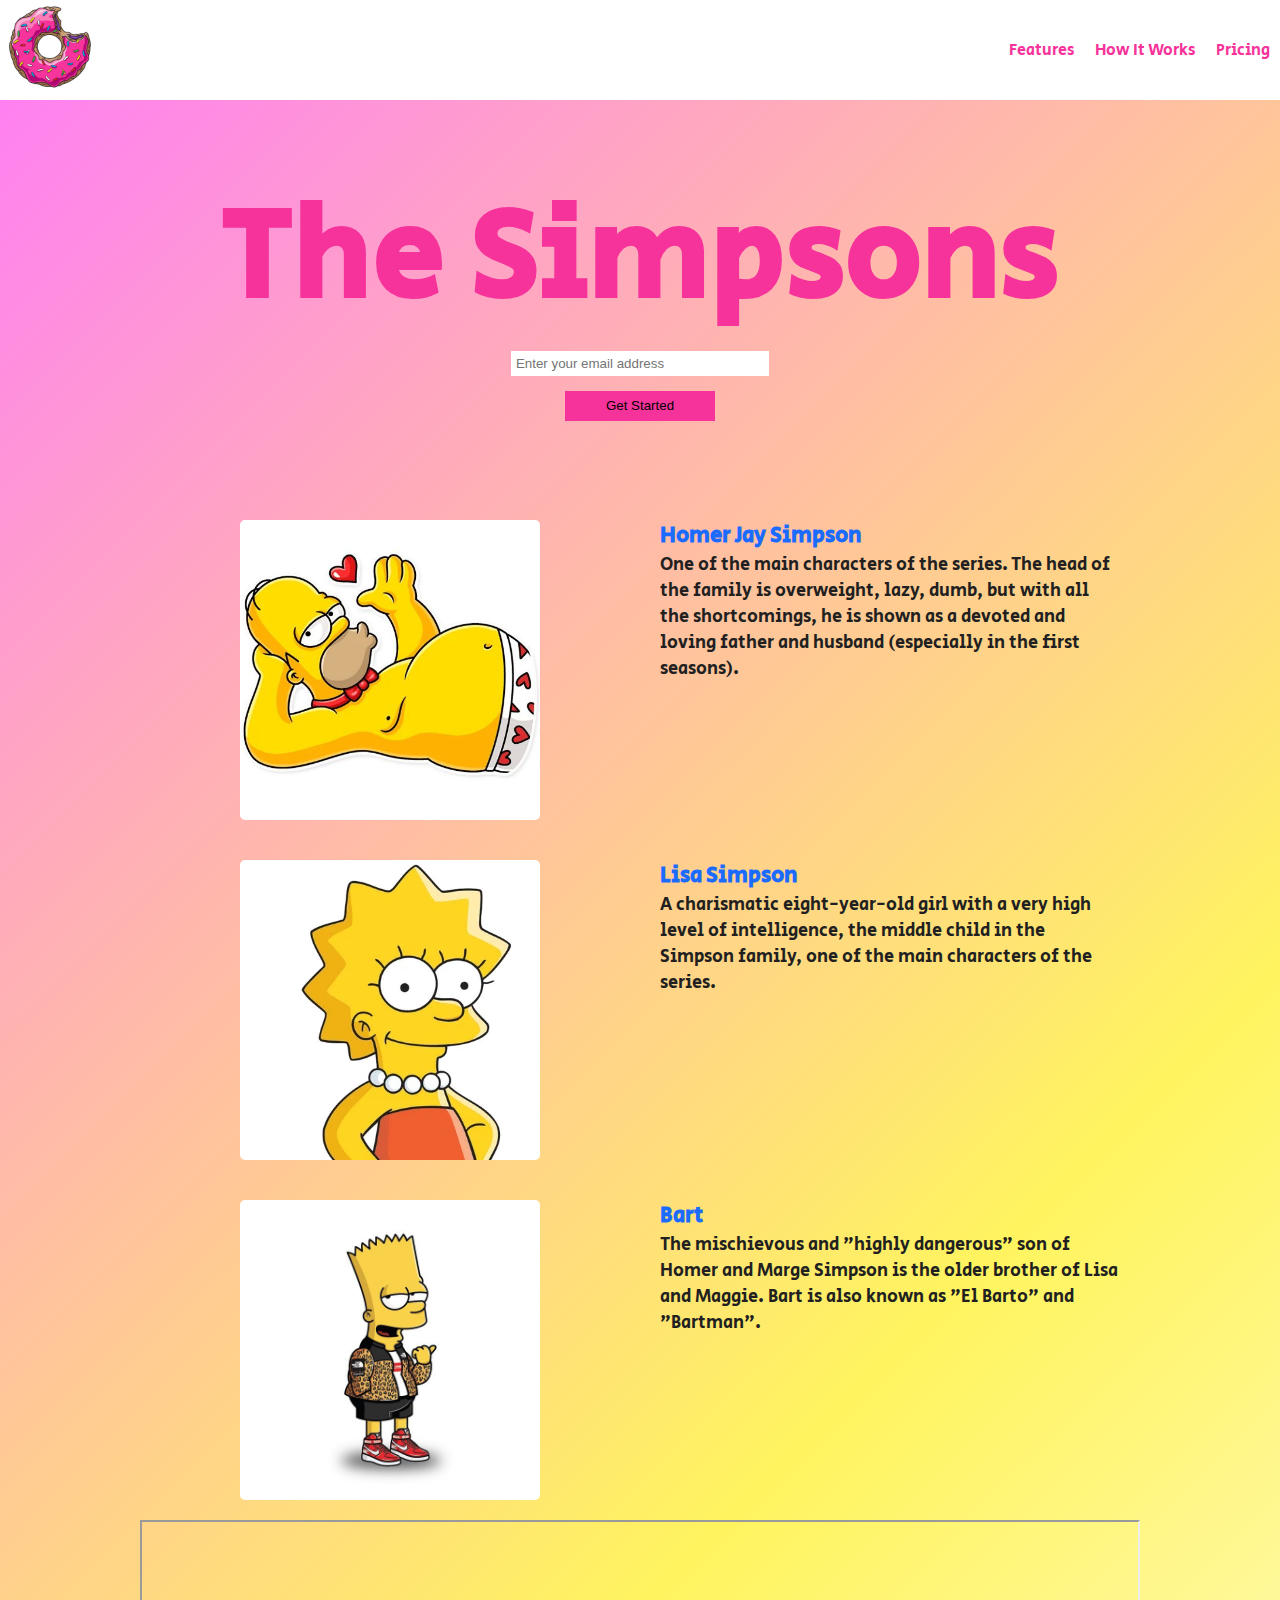
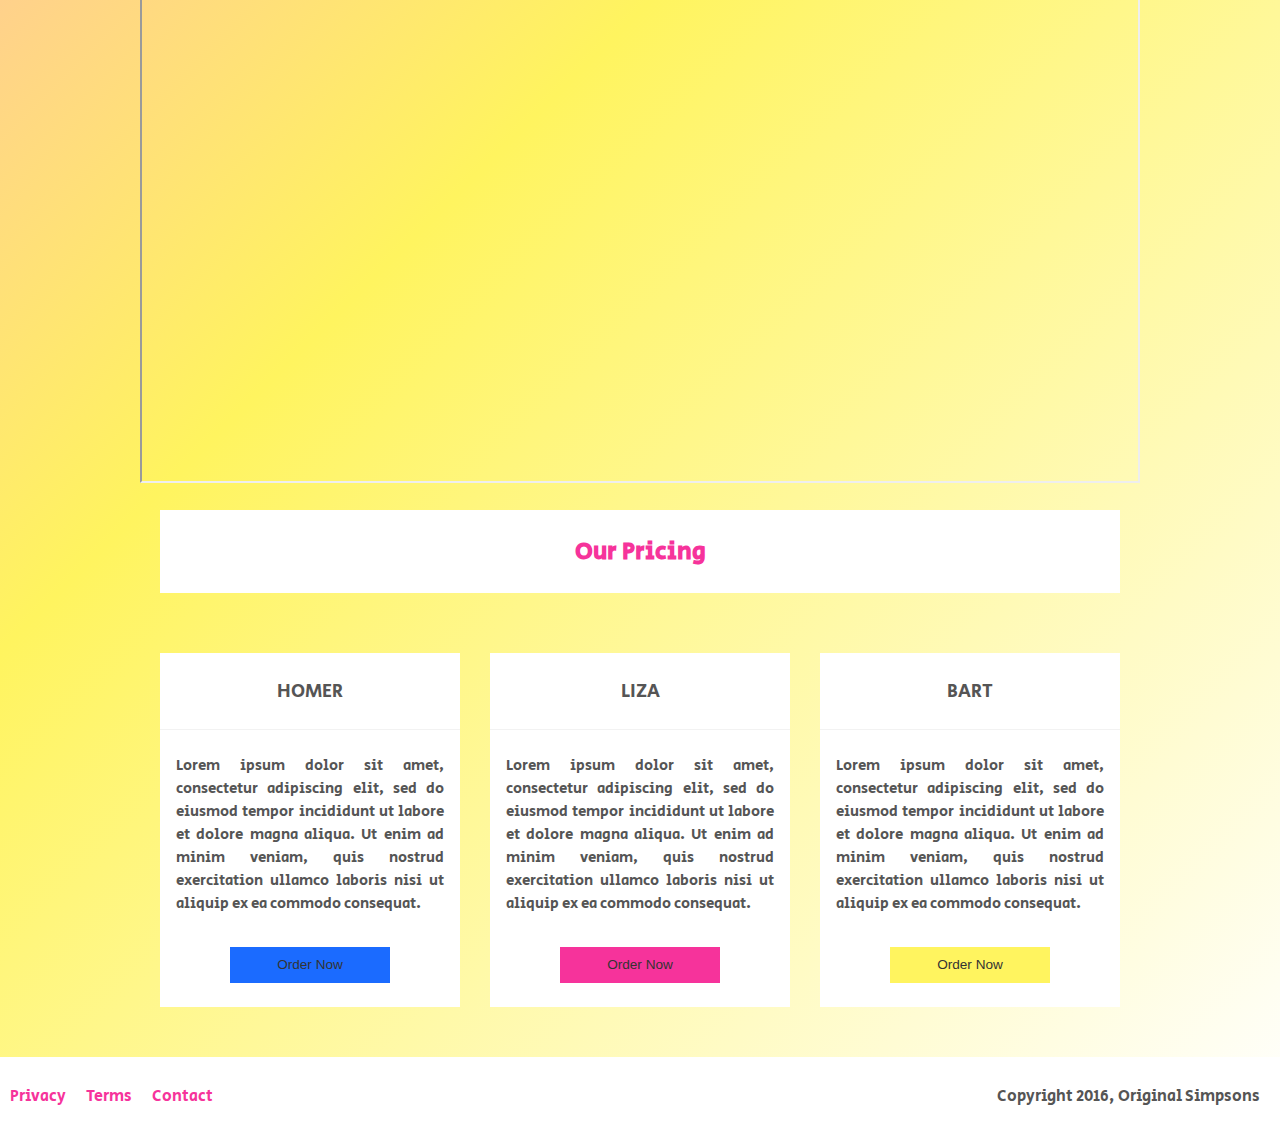
<file: index.html>
<!DOCTYPE html>
<html lang="en">
<head>
  <meta charset="UTF-8">
  <meta http-equiv="X-UA-Compatible" content="IE=edge">
  <meta name="viewport" content="width=device-width, initial-scale=1.0">
  <title>Document</title>
  <link href="css/main.css" rel="stylesheet">
</head>
<body>
  <div id="page-wrapper">
    <header id="header">
      <div class="header__logo">
        <img
          id="header-img"
          src="image/logo.jpeg"
          alt="original logo"
        >
      </div>

      <nav id="nav-bar">
        <ul class="nav-bar__list">
          <li><a class="nav-bar__link" href="#features">Features</a></li>
          <li><a class="nav-bar__link" href="#how-it">How It Works</a></li>
          <li><a class="nav-bar__link" href="#pricing">Pricing</a></li>
        </ul>
      </nav>
    </header>

    <section id="title">
      <h2 class="title__main">The Simpsons</h2>
      <form action="https://www.freecodecamp.com/email-submit">
        <input
          name="email"
          id="email"
          type="email"
          placeholder="Enter your email address"
          required>
        <input id="submit" type="submit" value="Get Started" class="btn">
      </form>
    </section>

    <section id="features" class="container">
      
        <div class="description">
          <div class="description__container__icon">
            <img class="description__icon" src="image/homer.jpeg" alt="Homer with heart" >
          </div>
          <div class="description__text">
            <h2 class="description__name">Homer Jay Simpson</h2>
            <p class="description__specification">
              One of the main characters of the series. The head of the family is overweight, lazy, dumb, but with all the shortcomings, he is shown as a devoted and loving father and husband (especially in the first seasons).
            </p>
          </div>
        </div>
        <div class="description">
          <div class="description__container__icon">
            <img class="description__icon" src="image/liza.jpeg" alt="Liza" >
          </div>
          <div class="description__text">
            <h2 class="description__name">Lisa Simpson</h2>
            <p class="description__specification">
              A charismatic eight-year-old girl with a very high level of intelligence, the middle child in the Simpson family, one of the main characters of the series.
            </p>
          </div>
        </div>
        <div class="description">
          <div class="description__container__icon">
            <img class="description__icon" src="image/bart.jpeg" alt="Bart" >
          </div>
          <div class="description__text">
            <h2 class="description__name">Bart</h2>
            <p class="description__specification">
              The mischievous and "highly dangerous" son of Homer and Marge Simpson is the older brother of Lisa and Maggie. Bart is also known as "El Barto" and "Bartman".
            </p>
          </div>
        </div>
      
      <div id="pricing" class="how-it-works">
        <iframe  src="https://www.youtube.com/embed/P8hPseZk2H4" title="YouTube video player"  allow="accelerometer; autoplay; clipboard-write; encrypted-media; gyroscope; picture-in-picture" allowfullscreen></iframe>
      </div>
      <section class="section-prices">
        <h2 class="section-header">Our Pricing</h2>
        <div class="section__list-boxs">
          <div class="section__card section__starter">
            <div class="section__head">
              Homer
            </div>
            <div class="section__ticket">$500</div>
            <div class="section__body">
              <p>
                Lorem ipsum dolor sit amet, consectetur adipiscing elit, sed do eiusmod tempor incididunt ut labore et
                dolore
                magna
                aliqua. Ut enim ad minim veniam, quis nostrud exercitation ullamco laboris nisi ut aliquip ex ea commodo
                consequat.
              </p>
              <button class="section__btn">Order Now</button>
            </div>
          </div>
          <div class="section__card section__standard">
            <div class="section__head">
              Liza
            </div>
            <div class="section__ticket">$200</div>
            <div class="section__body">
              <p>
                Lorem ipsum dolor sit amet, consectetur adipiscing elit, sed do eiusmod tempor incididunt ut labore et
                dolore
                magna
                aliqua. Ut enim ad minim veniam, quis nostrud exercitation ullamco laboris nisi ut aliquip ex ea commodo
                consequat.
              </p>
              <button class="section__btn">Order Now</button>
            </div>
          </div>
          <div class="section__card section__premium">
            <div class="section__head">
              Bart
            </div>
            <div class="section__ticket">$700</div>
            <div class="section__body">
              <p>
                Lorem ipsum dolor sit amet, consectetur adipiscing elit, sed do eiusmod tempor incididunt ut labore et
                dolore
                magna
                aliqua. Ut enim ad minim veniam, quis nostrud exercitation ullamco laboris nisi ut aliquip ex ea commodo
                consequat.
              </p>
              <button class="section__btn">Order Now</button>
            </div>
          </div>
        </div>
      </section>
    </section>
    <footer id="footer">
      <ul id="how-it" class="footer-list">
        <li><a class="footer-link" href="#">Privacy</a></li>
        <li><a class="footer-link" href="#">Terms</a></li>
        <li><a class="footer-link" href="#">Contact</a></li>
      </ul>
      <span>Copyright 2016, Original Simpsons</span>
    </footer>
  </div>
</body>

</html>
</file>
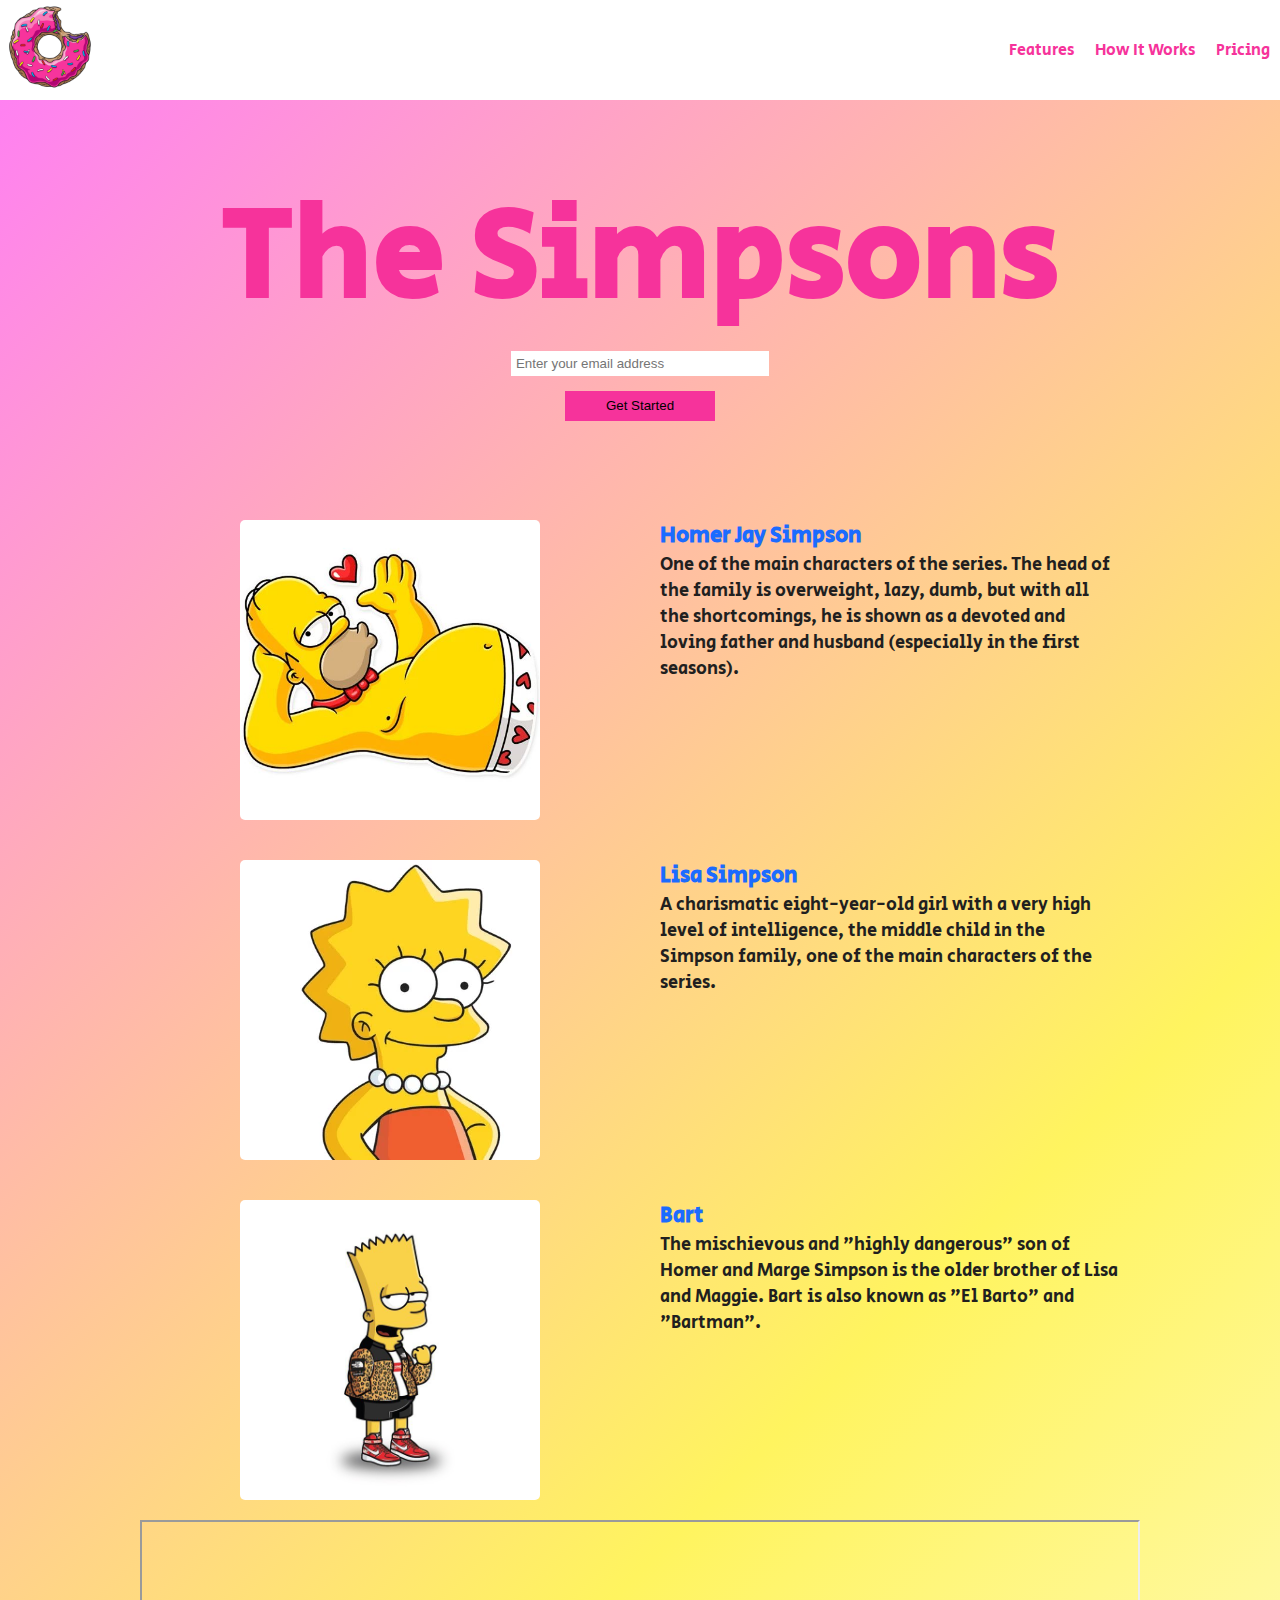
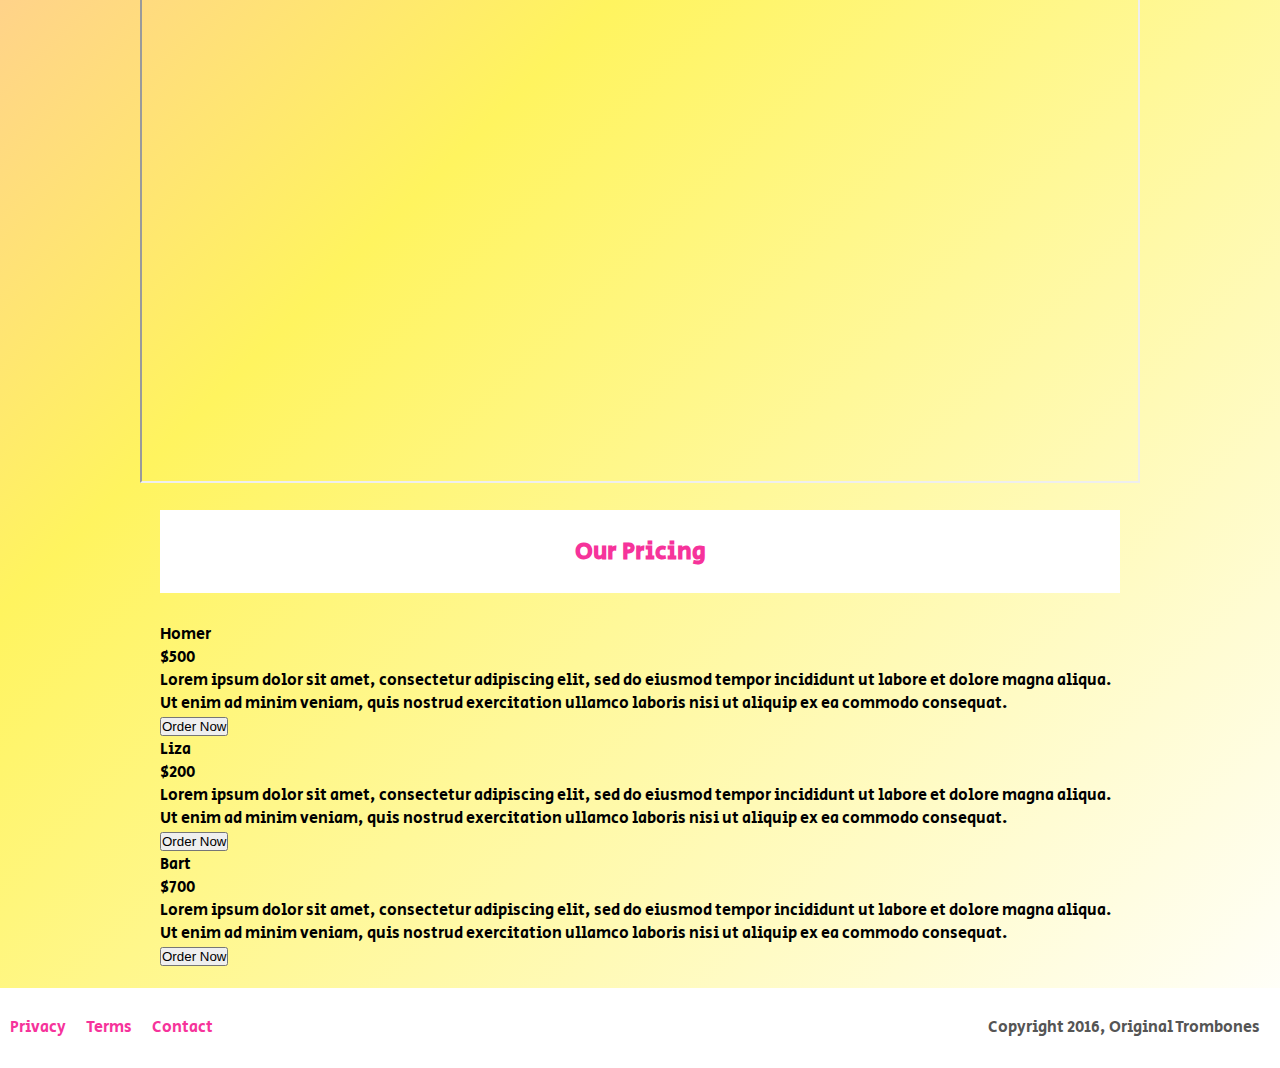
<file: html/index.html>
<!DOCTYPE html>
<html lang="en">
<head>
  <meta charset="UTF-8">
  <meta http-equiv="X-UA-Compatible" content="IE=edge">
  <meta name="viewport" content="width=device-width, initial-scale=1.0">
  <title>Document</title>
  <link href="../css/main.css" rel="stylesheet">
</head>
<body>
  <div id="page-wrapper">
    <header id="header">
      <div class="header__logo">
        <img
          id="header-img"
          src="../image/logo.jpeg"
          alt="original logo"
        >
      </div>

      <nav id="nav-bar">
        <ul class="nav-bar__list">
          <li><a class="nav-bar__link" href="#features">Features</a></li>
          <li><a class="nav-bar__link" href="#how-it">How It Works</a></li>
          <li><a class="nav-bar__link" href="#pricing">Pricing</a></li>
        </ul>
      </nav>
    </header>

    <section id="title">
      <h2 class="title__main">The Simpsons</h2>
      <form action="https://www.freecodecamp.com/email-submit">
        <input
          name="email"
          id="email"
          type="email"
          placeholder="Enter your email address"
          required>
        <input id="submit" type="submit" value="Get Started" class="btn">
      </form>
    </section>

    <section id="features" class="container">
      
        <div class="description">
          <div class="description__container__icon">
            <img class="description__icon" src="../image/homer.jpeg" alt="Homer with heart" >
          </div>
          <div class="description__text">
            <h2 class="description__name">Homer Jay Simpson</h2>
            <p class="description__specification">
              One of the main characters of the series. The head of the family is overweight, lazy, dumb, but with all the shortcomings, he is shown as a devoted and loving father and husband (especially in the first seasons).
            </p>
          </div>
        </div>
        <div class="description">
          <div class="description__container__icon">
            <img class="description__icon" src="../image/liza.jpeg" alt="Liza" >
          </div>
          <div class="description__text">
            <h2 class="description__name">Lisa Simpson</h2>
            <p class="description__specification">
              A charismatic eight-year-old girl with a very high level of intelligence, the middle child in the Simpson family, one of the main characters of the series.
            </p>
          </div>
        </div>
        <div class="description">
          <div class="description__container__icon">
            <img class="description__icon" src="../image/bart.jpeg" alt="Bart" >
          </div>
          <div class="description__text">
            <h2 class="description__name">Bart</h2>
            <p class="description__specification">
              The mischievous and "highly dangerous" son of Homer and Marge Simpson is the older brother of Lisa and Maggie. Bart is also known as "El Barto" and "Bartman".
            </p>
          </div>
        </div>
      
      <div id="pricing" class="how-it-works">
        <iframe  src="https://www.youtube.com/embed/P8hPseZk2H4" title="YouTube video player"  allow="accelerometer; autoplay; clipboard-write; encrypted-media; gyroscope; picture-in-picture" allowfullscreen></iframe>
      </div>
      <section class="section-prices">
        <h2 class="section-header">Our Pricing</h2>
        <div class="list-boxs">
          <div class="card starter">
            <div class="head">
              Homer
            </div>
            <div class="ticket">$500</div>
            <div class="body">
              <p>
                Lorem ipsum dolor sit amet, consectetur adipiscing elit, sed do eiusmod tempor incididunt ut labore et
                dolore
                magna
                aliqua. Ut enim ad minim veniam, quis nostrud exercitation ullamco laboris nisi ut aliquip ex ea commodo
                consequat.
              </p>
              <button class="btn">Order Now</button>
            </div>
          </div>
          <div class="card standard">
            <div class="head">
              Liza
            </div>
            <div class="ticket">$200</div>
            <div class="body">
              <p>
                Lorem ipsum dolor sit amet, consectetur adipiscing elit, sed do eiusmod tempor incididunt ut labore et
                dolore
                magna
                aliqua. Ut enim ad minim veniam, quis nostrud exercitation ullamco laboris nisi ut aliquip ex ea commodo
                consequat.
              </p>
              <button class="btn">Order Now</button>
            </div>
          </div>
          <div class="card premium">
            <div class="head">
              Bart
            </div>
            <div class="ticket">$700</div>
            <div class="body">
              <p>
                Lorem ipsum dolor sit amet, consectetur adipiscing elit, sed do eiusmod tempor incididunt ut labore et
                dolore
                magna
                aliqua. Ut enim ad minim veniam, quis nostrud exercitation ullamco laboris nisi ut aliquip ex ea commodo
                consequat.
              </p>
              <button class="btn">Order Now</button>
            </div>
          </div>
        </div>
      </section>
    </section>
    <footer id="footer">
      <ul id="how-it" class="footer-list">
        <li><a class="footer-link" href="#">Privacy</a></li>
        <li><a class="footer-link" href="#">Terms</a></li>
        <li><a class="footer-link" href="#">Contact</a></li>
      </ul>
      <span>Copyright 2016, Original Trombones</span>
    </footer>
  </div>
</body>

</html>
</file>
<file: css/main.css>
@import url('https://fonts.googleapis.com/css2?family=Secular+One&display=swap');

:root {
  --ticket-height: 60px;
  --color-pink: #f6339b;
  --color-yellow: #fff45f;
  --color-blue: #1b6bff;
}

* {
  box-sizing: border-box;

  margin: 0;
  padding: 0;
}

body {
  display: flex;
  align-items: center;
  justify-content: center;

  min-height: 100vh;

  background-color: #F1F1F1;
  font-family: 'Secular One', sans-serif;
  background-image: linear-gradient(-225deg, #ff7bf8 0%, #fff45f 56%, #ffffff 100%);
}

#page-wrapper {
  display: flex;
  flex: 1;
  flex-direction: column;
  align-items: center;
}

#header {
  display: flex;
  align-items: center;
  justify-content: space-between;
  box-sizing: border-box;
  position: fixed;
  z-index: 20;

  width: 100%;
  height: 100px;
  
  background-color: white;
}

.header-logo {
 padding-left: 15px;
}

#header-img {
  width: 100px;
  height: 100px;
}

#nav-bar {
  display: flex;
  flex: 1;
  flex-direction: row-reverse;
  align-items: center;
  width: 100%;
}

.nav-bar__list {
  display: flex;
  margin: 0;

  list-style: none;
}

.nav-bar__link {
  display: list-item;
  padding-left: 10px;
  padding-right: 10px;
 
  text-align: -webkit-match-parent;
  color:  var(--color-pink);
  font-family: 'Secular One', sans-serif;
  text-decoration: none;
}

#title {
  display: flex;
  flex-direction: column;
  height: 400px;
  margin-top: 100px; 

  align-items: center;
  justify-content: center;
  text-align: center;
}

.container {
  max-width: 1000px;
}

.title__main {
  font-family: 'Secular One', sans-serif;
  font-size: 10vw;

  color:  var(--color-pink);
}

#title input[type='email'] {
  max-width: 275px;
  width: 100%;
  padding: 5px;
  border:  var(--color-pink);
}

#title input[type='submit'] {
  max-width: 150px;
  width: 100%;
  height: 30px;
  margin: 15px 0;

  border: 0;
  background-color:  var(--color-pink);
}

.description {
  display: flex;
  font-size: 18px;
}

.description__container__icon {
  padding: 20px;
  flex: 1;
  display: flex;

  justify-content: center;
}

.description__icon {
  width: 100%;
  height: auto;
  max-width: 300px;

  border-radius: 5px;
}
.description__text {
  flex: 1;
  padding: 20px;
}

iframe {
  width: 560px;
  height: 315px;
}

.description__name {
  color: var(--color-blue);

  font-family: 'Secular One', sans-serif;
  font-size: 22px;
}

.description__specification {
  color: rgb(33, 31, 31);

  font-family: 'Secular One', sans-serif;
  font-size: 18px;
}

.section-prices {
  width: 100%;
  padding: 20px;

  z-index: 10;
}

.section-prices .section-header {
  margin-bottom: 30px;
  padding: 1.5rem 1rem;

  text-align: center;
  
  background-color: #FFF;
  color: var(--color-pink);
}

.section__list-boxs {
  display: flex;
  justify-content: space-between;
  flex-wrap: wrap;
}

.section__list-boxs .section__card {
  position: relative;

  width: 32%;
  max-width: 300px;
  text-align: center;
}

.section__list-boxs .section__card .section__head,
.section__list-boxs .section__card .section__body {
  background-color: #FFF;
  padding: 1.5rem 1rem;
}

.section__list-boxs .section__card .section__head {
  color: #555;
  font-size: 1.2rem;
  text-transform: uppercase;
  transform: translateY(30px);
  border-bottom: 1px solid #F2F2F2;
}
.section__list-boxs .section__card:hover .section__head {
  transform: translateY(0);
}

.section__list-boxs .section__card .section__ticket {
  width: 80%;
  margin: 0 auto;
  padding: 1rem;
  font-size: 1.4rem;
  font-weight: bold;
  height: var(--ticket-height);
  color: #FFF;
}

.section__list-boxs .section__starter .section__ticket {
  background-color: var(--color-blue);
}
.section__list-boxs .section__standard .section__ticket {
  background-color: var(--color-pink);
}
.section__list-boxs .section__premium .section__ticket {
  background-color: var(--color-yellow);
}

.section__list-boxs .section__card .section__body {
  transform: translateY(-30px);
}
.section__list-boxs .section__card:hover .section__body {
  transform: translateY(0);
}

.section__list-boxs .section__card p {
  font-size: .95rem;
  color: #555;
  text-align: justify;
}
.section__list-boxs .section__card .section__btn {
  margin-top: 2rem;
  padding: .6rem 1rem;

  outline: none;
  font-size: .85rem;
  font-family: 'Open Sans', sans-serif;
  font-weight: 500;
  min-width: 160px;
  border: 1px solid #555;
  background-color: #555;
  color: #333;
  cursor: pointer;
  transition: all .2s linear;
}
.section__list-boxs .section__card .section__btn:hover {
  box-shadow: 0 5px 10px 1px rgba(0, 0, 0, .15);
}

.section__list-boxs .section__starter .section__btn {
  background: var(--color-blue);
  border-color: var(--color-blue);
}
.section__list-boxs .section__standard .section__btn {
  background: var(--color-pink);
  border-color: var(--color-pink);
}
.section__list-boxs .section__premium .section__btn {
  background: var(--color-yellow);
  border-color: var(--color-yellow);
}


@media screen and (max-width: 750px) {
  .section__list-boxs {
    justify-content: space-around;
  }
  .section__list-boxs .section__card {
    width: 45%;
  }
  .description {
    flex-direction: column;
    justify-content: center;
  }
}

@media screen and (max-width: 550px) {
  .section__list-boxs {
    flex-direction: column;
    display: flex;
    align-items: center;
  }
  .section__list-boxs .section__card {
    width: 95%;
  }
}

#footer {
  display: flex;
  align-items: center;
  justify-content: space-between;
  box-sizing: border-box;
  width: 100%;
  height: 80px;
  background-color: white;
}

.footer-list {
  display: flex;
  flex: 1;
  flex-direction: row;
  width: 100%;
  list-style: none;
}

.footer-link {
  display: list-item;

  padding-left: 10px;
  padding-right: 10px;
  
  text-align: -webkit-match-parent;
  font-family: 'Secular One', sans-serif;
  text-decoration: none;

  color: var(--color-pink);

}

span {
  padding: 20px;
  color: #555;
}

#how-it-works {
  display: flex;
  justify-content:center;
}

iframe {
  width: 100%;
  height: 100%;

  aspect-ratio: 16 / 9;
}
</file>
